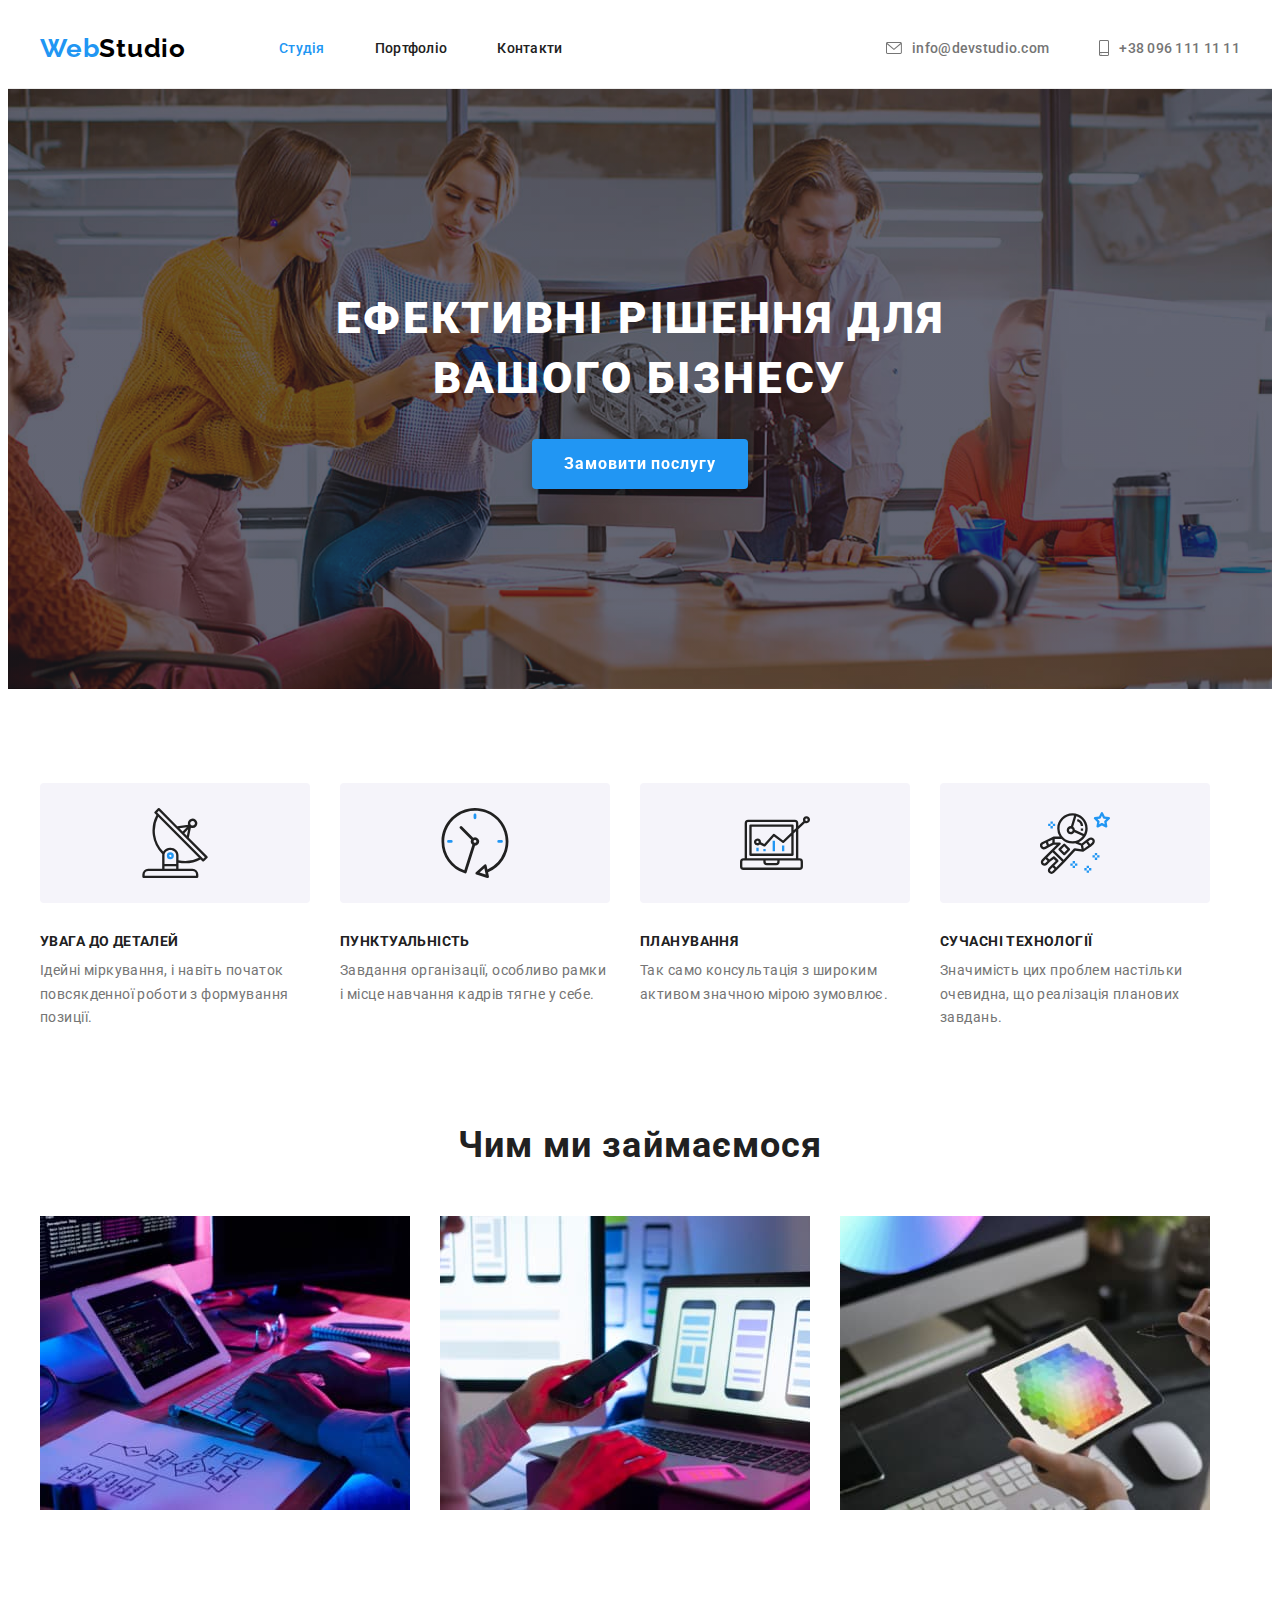
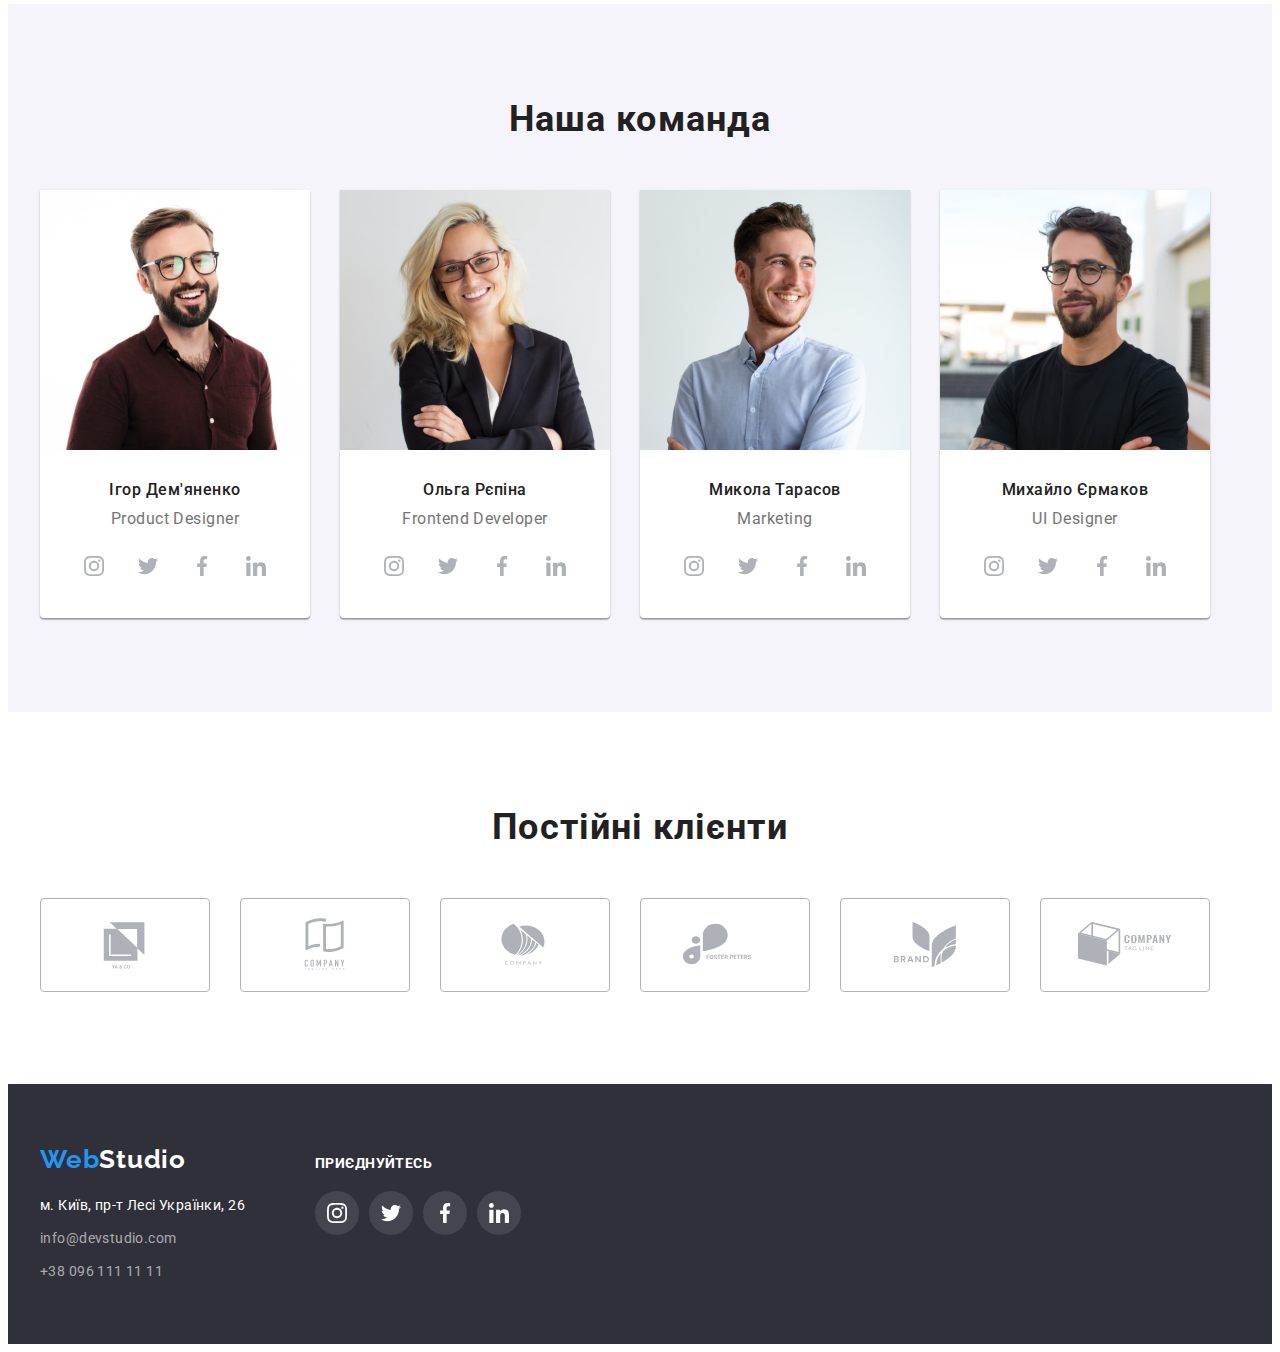
<file: index.html>
<!DOCTYPE html>
<html lang="uk">
  <head>
    <meta charset="UTF-8" />
    <meta name="viewport" content="width=device-width, initial-scale=1.0" />
    <link
      href="https://fonts.googleapis.com/css2?family=Raleway:wght@700&family=Roboto:wght@400;500;700;900&display=swap"
      rel="stylesheet"
    />
    <link
      rel="stylesheet"
      href="https://cdnjs.cloudflare.com/ajax/libs/modern-normalize/2.0.0/modern-normalize.min.css"
      integrity="sha512-4xo8blKMVCiXpTaLzQSLSw3KFOVPWhm/TRtuPVc4WG6kUgjH6J03IBuG7JZPkcWMxJ5huwaBpOpnwYElP/m6wg=="
      crossorigin="anonymous"
      referrerpolicy="no-referrer"
    />
    <link rel="stylesheet" href="./css/styles.css" />
    <title>WebStudio</title>
  </head>
  <body>
    <header class="header">
      <div class="container header-container">
        <a href="./index.html" class="header-logo logo link"
          >Web<span class="header-logo-dark">Studio</span></a
        >
        <nav class="navigation">
          <ul class="navigation-list list">
            <li class="navigation-list-item">
              <a class="navigation-list-link link active" href="./index.html"
                >Студія</a
              >
            </li>
            <li class="navigation-list-item">
              <a class="navigation-list-link link" href="./portfolio.html"
                >Портфоліо</a
              >
            </li>
            <li class="navigation-list-item">
              <a class="navigation-list-link link" href="#">Контакти</a>
            </li>
          </ul>
        </nav>
        <ul class="contacts-list list">
          <li class="contacts-list-item">
            <a class="contacts-list-link link" href="mailto:info@devstudio.com">
              <svg class="contacts-icon" width="16" height="12">
                <use href="./images/icons/sprite.svg#icon-mail"></use>
              </svg>
              info@devstudio.com</a
            >
          </li>
          <li class="contacts-list-item">
            <a class="contacts-list-link link" href="tel:+380961111111"
              ><svg class="contacts-icon" width="10" height="16">
                <use
                  href="./images/icons/sprite.svg#icon-smartphone"
                ></use></svg
              >+38 096 111 11 11</a
            >
          </li>
        </ul>
      </div>
    </header>
    <main>
      <section class="hero">
        <div class="container hero-container">
          <h1 class="hero-title title">Ефективні рішення для вашого бізнесу</h1>
          <button class="hero-btn btn" type="button">Замовити послугу</button>
        </div>
      </section>
      <section class="about section">
        <div class="container">
          <ul class="about-list list">
            <li class="about-list-item">
              <div class="icon-container">
                <svg class="about-icon" width="70" height="70">
                  <use href="./images/icons/sprite.svg#icon-antenna"></use>
                </svg>
              </div>
              <h3 class="about-list-item-title">УВАГА ДО ДЕТАЛЕЙ</h3>
              <p class="about-list-item-text">
                Ідейні міркування, і навіть початок повсякденної роботи з
                формування позиції.
              </p>
            </li>
            <li class="about-list-item">
              <div class="icon-container">
                <svg class="about-icon" width="70" height="70">
                  <use href="./images/icons/sprite.svg#icon-clock"></use>
                </svg>
              </div>
              <h3 class="about-list-item-title">ПУНКТУАЛЬНІСТЬ</h3>
              <p class="about-list-item-text">
                Завдання організації, особливо рамки і місце навчання кадрів
                тягне у себе.
              </p>
            </li>
            <li class="about-list-item">
              <div class="icon-container">
                <svg class="about-icon" width="70" height="70">
                  <use href="./images/icons/sprite.svg#icon-diagram"></use>
                </svg>
              </div>
              <h3 class="about-list-item-title">ПЛАНУВАННЯ</h3>
              <p class="about-list-item-text">
                Так само консультація з широким активом значною мірою зумовлює.
              </p>
            </li>
            <li class="about-list-item">
              <div class="icon-container">
                <svg class="about-icon" width="70" height="70">
                  <use href="./images/icons/sprite.svg#icon-astronaut"></use>
                </svg>
              </div>
              <h3 class="about-list-item-title">СУЧАСНІ ТЕХНОЛОГІЇ</h3>
              <p class="about-list-item-text">
                Значимість цих проблем настільки очевидна, що реалізація
                планових завдань.
              </p>
            </li>
          </ul>
        </div>
      </section>
      <section class="specialization section">
        <div class="container">
          <h2 class="specialization-title title">Чим ми займаємося</h2>
          <ul class="specialization-list list">
            <li class="specialization-list-item">
              <img
                src="./images/whatwedo1.jpg"
                alt="Hands on the keyboard"
                width="370"
                height="294"
              />
            </li>
            <li class="specialization-list-item">
              <img
                src="./images/whatwedo2.jpg"
                alt="Phone in a hand"
                width="370"
                height="294"
              />
            </li>
            <li class="specialization-list-item">
              <img
                src="./images/whatwedo3.jpg"
                alt="Tablet in a hand"
                width="370"
                height="294"
              />
            </li>
          </ul>
        </div>
      </section>
      <section class="team section">
        <div class="container">
          <h2 class="team-title title">Наша команда</h2>
          <ul class="team-list list">
            <li class="team-list-item">
              <img
                src="./images/team1.jpg"
                alt="Man"
                width="270"
                height="260"
              />
              <div class="team-info">
                <h3 class="team-list-item-title">Ігор Дем'яненко</h3>
                <p class="team-list-item-text">Product Designer</p>
                <ul class="social-list list">
                  <li>
                    <a
                      class="social-link"
                      href=""
                      target="_blank"
                      aria-label="іконка Інстаграм"
                    >
                      <svg class="social-icon" width="20" height="20">
                        <use
                          href="./images/icons/sprite.svg#icon-instagram"
                        ></use>
                      </svg>
                    </a>
                  </li>
                  <li>
                    <a
                      class="social-link"
                      href=""
                      target="_blank"
                      aria-label="іконка Твіттер"
                    >
                      <svg class="social-icon" width="20" height="20">
                        <use
                          href="./images/icons/sprite.svg#icon-twitter"
                        ></use>
                      </svg>
                    </a>
                  </li>
                  <li>
                    <a
                      class="social-link"
                      href=""
                      target="_blank"
                      aria-label="іконка Фейсбук"
                    >
                      <svg class="social-icon" width="20" height="20">
                        <use
                          href="./images/icons/sprite.svg#icon-facebook"
                        ></use></svg
                    ></a>
                  </li>
                  <li>
                    <a
                      class="social-link"
                      href=""
                      target="_blank"
                      aria-label="іконка Лінкедін"
                    >
                      <svg class="social-icon" width="20" height="20">
                        <use
                          href="./images/icons/sprite.svg#icon-linkedin"
                        ></use></svg
                    ></a>
                  </li>
                </ul>
              </div>
            </li>
            <li class="team-list-item">
              <img
                src="./images/team2.jpg"
                alt="Man"
                width="270"
                height="260"
              />
              <div class="team-info">
                <h3 class="team-list-item-title">Ольга Рєпіна</h3>
                <p class="team-list-item-text">Frontend Developer</p>
                <ul class="social-list list">
                  <li>
                    <a
                      class="social-link"
                      href=""
                      target="_blank"
                      aria-label="іконка Інстаграм"
                    >
                      <svg class="social-icon" width="20" height="20">
                        <use
                          href="./images/icons/sprite.svg#icon-instagram"
                        ></use>
                      </svg>
                    </a>
                  </li>
                  <li>
                    <a
                      class="social-link"
                      href=""
                      target="_blank"
                      aria-label="іконка Твіттер"
                    >
                      <svg class="social-icon" width="20" height="20">
                        <use
                          href="./images/icons/sprite.svg#icon-twitter"
                        ></use>
                      </svg>
                    </a>
                  </li>
                  <li>
                    <a
                      class="social-link"
                      href=""
                      target="_blank"
                      aria-label="іконка Фейсбук"
                    >
                      <svg class="social-icon" width="20" height="20">
                        <use
                          href="./images/icons/sprite.svg#icon-facebook"
                        ></use></svg
                    ></a>
                  </li>
                  <li>
                    <a
                      class="social-link"
                      href=""
                      target="_blank"
                      aria-label="іконка Лінкедін"
                    >
                      <svg class="social-icon" width="20" height="20">
                        <use
                          href="./images/icons/sprite.svg#icon-linkedin"
                        ></use></svg
                    ></a>
                  </li>
                </ul>
              </div>
            </li>
            <li class="team-list-item">
              <img
                src="./images/team3.jpg"
                alt="Man"
                width="270"
                height="260"
              />
              <div class="team-info">
                <h3 class="team-list-item-title">Микола Тарасов</h3>
                <p class="team-list-item-text">Marketing</p>
                <ul class="social-list list">
                  <li>
                    <a
                      class="social-link"
                      href=""
                      target="_blank"
                      aria-label="іконка Інстаграм"
                    >
                      <svg class="social-icon" width="20" height="20">
                        <use
                          href="./images/icons/sprite.svg#icon-instagram"
                        ></use>
                      </svg>
                    </a>
                  </li>
                  <li>
                    <a
                      class="social-link"
                      href=""
                      target="_blank"
                      aria-label="іконка Твіттер"
                    >
                      <svg class="social-icon" width="20" height="20">
                        <use
                          href="./images/icons/sprite.svg#icon-twitter"
                        ></use>
                      </svg>
                    </a>
                  </li>
                  <li>
                    <a
                      class="social-link"
                      href=""
                      target="_blank"
                      aria-label="іконка Фейсбук"
                    >
                      <svg class="social-icon" width="20" height="20">
                        <use
                          href="./images/icons/sprite.svg#icon-facebook"
                        ></use></svg
                    ></a>
                  </li>
                  <li>
                    <a
                      class="social-link"
                      href=""
                      target="_blank"
                      aria-label="іконка Лінкедін"
                    >
                      <svg class="social-icon" width="20" height="20">
                        <use
                          href="./images/icons/sprite.svg#icon-linkedin"
                        ></use></svg
                    ></a>
                  </li>
                </ul>
              </div>
            </li>
            <li class="team-list-item">
              <img
                src="./images/team4.jpg"
                alt="Man"
                width="270"
                height="260"
              />
              <div class="team-info">
                <h3 class="team-list-item-title">Михайло Єрмаков</h3>
                <p class="team-list-item-text">UI Designer</p>
                <ul class="social-list list">
                  <li>
                    <a
                      class="social-link"
                      href=""
                      target="_blank"
                      aria-label="іконка Інстаграм"
                    >
                      <svg class="social-icon" width="20" height="20">
                        <use
                          href="./images/icons/sprite.svg#icon-instagram"
                        ></use>
                      </svg>
                    </a>
                  </li>
                  <li>
                    <a
                      class="social-link"
                      href=""
                      target="_blank"
                      aria-label="іконка Твіттер"
                    >
                      <svg class="social-icon" width="20" height="20">
                        <use
                          href="./images/icons/sprite.svg#icon-twitter"
                        ></use>
                      </svg>
                    </a>
                  </li>
                  <li>
                    <a
                      class="social-link"
                      href=""
                      target="_blank"
                      aria-label="іконка Фейсбук"
                    >
                      <svg class="social-icon" width="20" height="20">
                        <use
                          href="./images/icons/sprite.svg#icon-facebook"
                        ></use></svg
                    ></a>
                  </li>
                  <li>
                    <a
                      class="social-link"
                      href=""
                      target="_blank"
                      aria-label="іконка Лінкедін"
                    >
                      <svg class="social-icon" width="20" height="20">
                        <use
                          href="./images/icons/sprite.svg#icon-linkedin"
                        ></use></svg
                    ></a>
                  </li>
                </ul>
              </div>
            </li>
          </ul>
        </div>
      </section>
      <section class="clients section">
        <div class="container">
          <h2 class="clients-title title">Постійні клієнти</h2>
          <ul class="clients-list list">
            <li class="clients-list-item">
              <a href="" class="clients-list-link link"
                ><svg class="clients-icon" width="106" height="60">
                  <use
                    href="./images/icons/sprite.svg#icon-partner1"
                  ></use></svg
              ></a>
            </li>
            <li class="clients-list-item">
              <a href="" class="clients-list-link link"
                ><svg class="clients-icon" width="106" height="60">
                  <use
                    href="./images/icons/sprite.svg#icon-partner2"
                  ></use></svg
              ></a>
            </li>
            <li class="clients-list-item">
              <a href="" class="clients-list-link link"
                ><svg class="clients-icon" width="106" height="60">
                  <use
                    href="./images/icons/sprite.svg#icon-partner3"
                  ></use></svg
              ></a>
            </li>
            <li class="clients-list-item">
              <a href="" class="clients-list-link link"
                ><svg class="clients-icon" width="106" height="60">
                  <use
                    href="./images/icons/sprite.svg#icon-partner4"
                  ></use></svg
              ></a>
            </li>
            <li class="clients-list-item">
              <a href="" class="clients-list-link link">
                <svg class="clients-icon" width="106" height="60">
                  <use
                    href="./images/icons/sprite.svg#icon-partner5"
                  ></use></svg
              ></a>
            </li>
            <li class="clients-list-item">
              <a href="" class="clients-list-link link"
                ><svg class="clients-icon" width="106" height="60">
                  <use
                    href="./images/icons/sprite.svg#icon-partner6"
                  ></use></svg
              ></a>
            </li>
          </ul>
        </div>
      </section>
    </main>
    <footer class="footer">
      <div class="container footer-container">
        <div class="address-container">
          <a href="./index.html" class="footer-logo logo link"
            >Web<span class="footer-logo-white">Studio</span></a
          >
          <address class="address">
            <p class="footer-address">м. Київ, пр-т Лесі Українки, 26</p>
            <ul class="footer-list list">
              <li class="footer-list-item">
                <a
                  class="footer-list-item-link link"
                  href="mailto:info@devstudio.com"
                  >info@devstudio.com</a
                >
              </li>
              <li class="footer-list-item">
                <a class="footer-list-item-link link" href="tel:+380961111111"
                  >+38 096 111 11 11</a
                >
              </li>
            </ul>
          </address>
        </div>
        <div class="join-container">
          <p class="join-text">приєднуйтесь</p>
          <ul class="social-list list">
            <li>
              <a href="" class="social-link social-link-gray link"
                ><svg
                  class="social-icon social-icon-white"
                  width="20"
                  height="20"
                >
                  <use
                    href="./images/icons/sprite.svg#icon-instagram"
                  ></use></svg
              ></a>
            </li>
            <li>
              <a href="" class="social-link social-link-gray link"
                ><svg
                  class="social-icon social-icon-white"
                  width="20"
                  height="20"
                >
                  <use href="./images/icons/sprite.svg#icon-twitter"></use></svg
              ></a>
            </li>
            <li>
              <a href="" class="social-link social-link-gray link"
                ><svg
                  class="social-icon social-icon-white"
                  width="20"
                  height="20"
                >
                  <use
                    href="./images/icons/sprite.svg#icon-facebook"
                  ></use></svg
              ></a>
            </li>
            <li>
              <a href="" class="social-link social-link-gray link"
                ><svg
                  class="social-icon social-icon-white"
                  width="20"
                  height="20"
                >
                  <use
                    href="./images/icons/sprite.svg#icon-linkedin"
                  ></use></svg
              ></a>
            </li>
          </ul>
        </div>
      </div>
    </footer>
  </body>
</html>
</file>
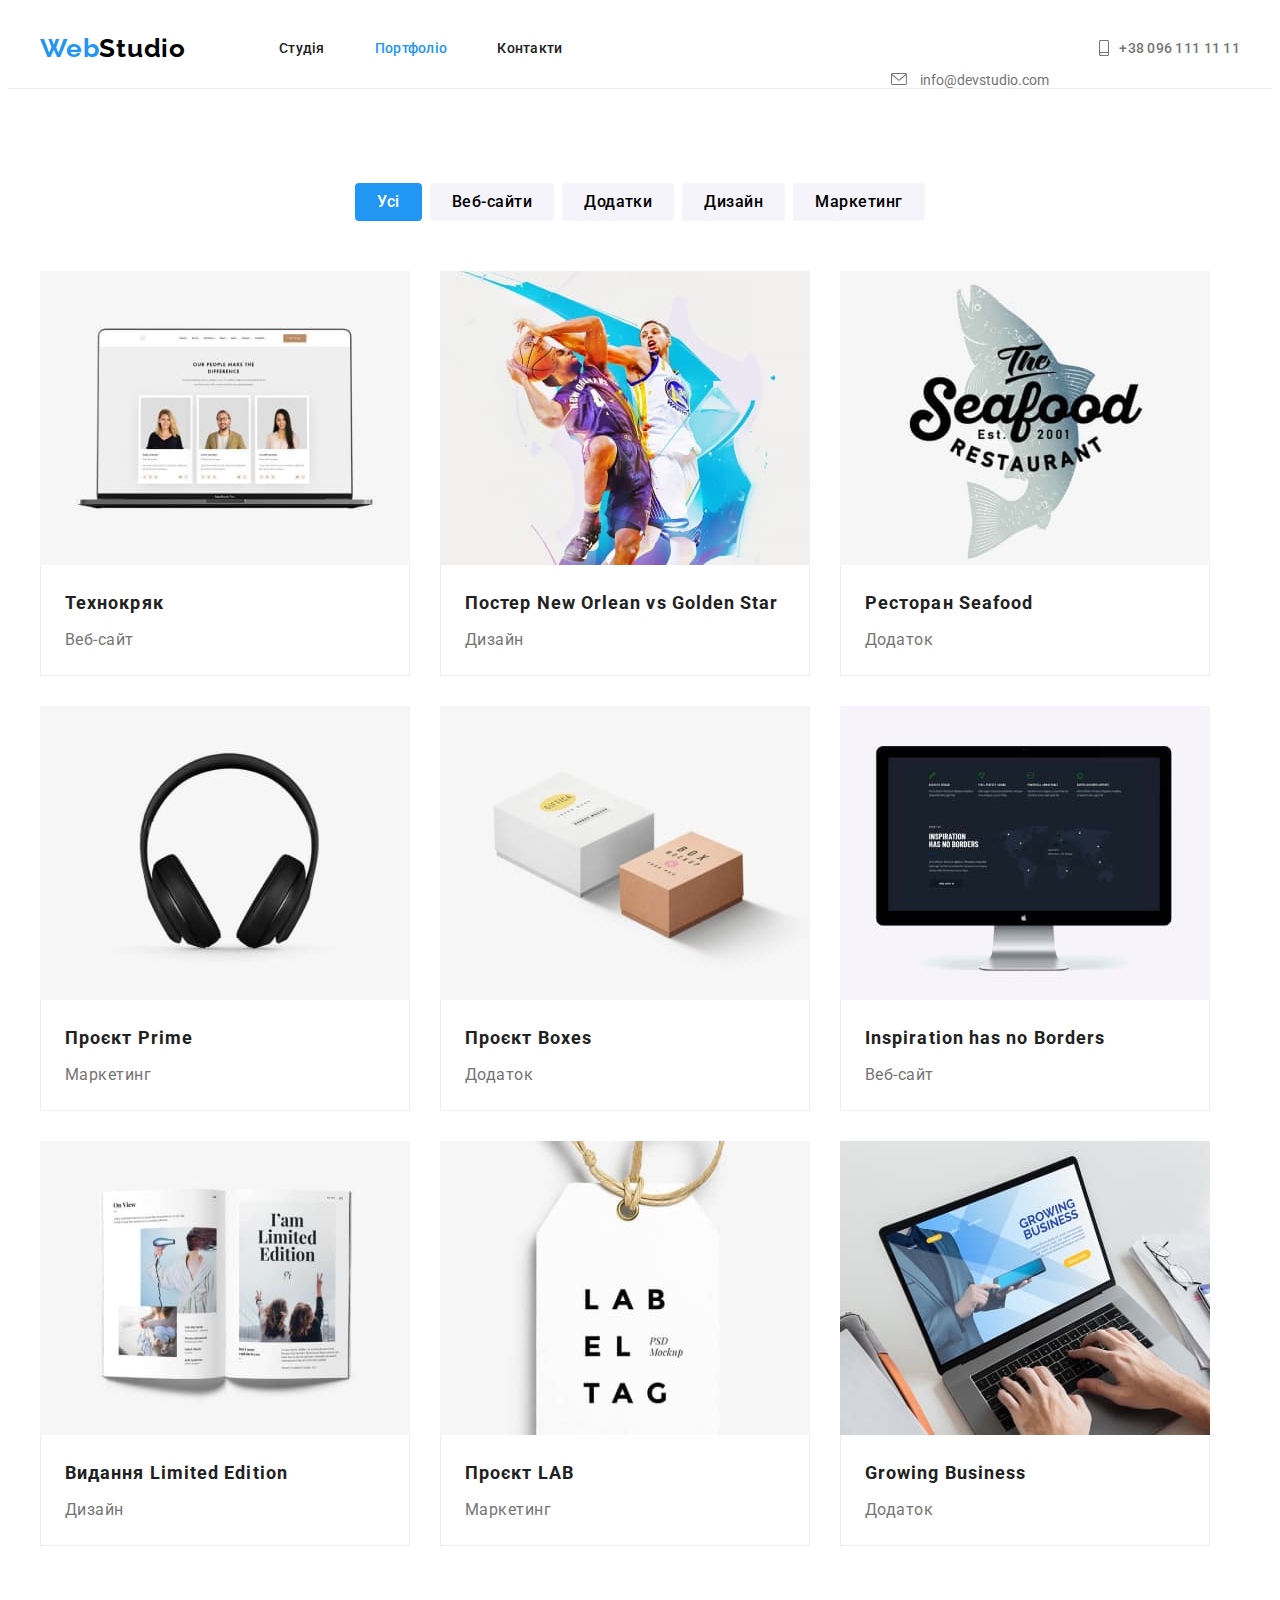
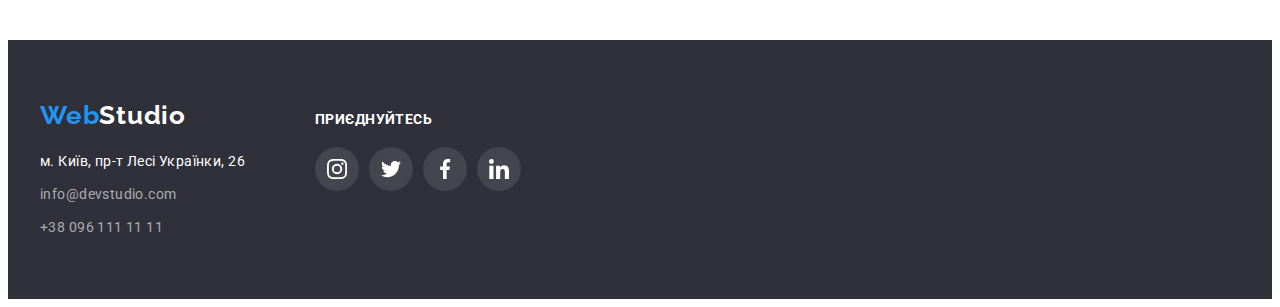
<file: portfolio.html>
<!DOCTYPE html>
<html lang="uk">
  <head>
    <meta charset="UTF-8" />
    <meta name="viewport" content="width=device-width, initial-scale=1.0" />
    <link
      href="https://fonts.googleapis.com/css2?family=Raleway:wght@700&family=Roboto:wght@400;500;700;900&display=swap"
      rel="stylesheet"
    />
    <link
      rel="stylesheet"
      href="https://cdnjs.cloudflare.com/ajax/libs/modern-normalize/2.0.0/modern-normalize.min.css"
      integrity="sha512-4xo8blKMVCiXpTaLzQSLSw3KFOVPWhm/TRtuPVc4WG6kUgjH6J03IBuG7JZPkcWMxJ5huwaBpOpnwYElP/m6wg=="
      crossorigin="anonymous"
      referrerpolicy="no-referrer"
    />
    <link rel="stylesheet" href="./css/styles.css" />
    <title>Портфоліо</title>
  </head>
  <body>
    <header class="header">
      <div class="container header-container">
        <a href="./index.html" class="header-logo logo link"
          >Web<span class="header-logo-dark">Studio</span></a
        >
        <nav class="navigation">
          <ul class="navigation-list list">
            <li class="navigation-list-item">
              <a class="navigation-list-link link" href="./index.html"
                >Студія</a
              >
            </li>
            <li class="navigation-list-item">
              <a
                class="navigation-list-link link active"
                href="./portfolio.html"
                >Портфоліо</a
              >
            </li>
            <li class="navigation-list-item">
              <a class="navigation-list-link link" href="#">Контакти</a>
            </li>
          </ul>
        </nav>
        <ul class="contacts-list list">
          <li class="contacts-list-item">
            <a class="contacts-list-link link" href="mailto:info@devstudio.com"></a>
              <svg class="contacts-icon" width="16" height="12">
                <use href="./images/icons/sprite.svg#icon-mail"></use>
              </svg>
              info@devstudio.com</a
            >
          </li>
          <li class="contacts-list-item">
            <a class="contacts-list-link link" href="tel:+380961111111"
              ><svg class="contacts-icon" width="10" height="16">
                <use
                  href="./images/icons/sprite.svg#icon-smartphone"
                ></use></svg
              >+38 096 111 11 11</a
            >
          </li>
        </ul>
      </div>
    </header>
    <main>
      <section class="projects section">
        <div class="container">
          <ul class="projects-list list">
            <li class="projects-list-item">
              <button class="projects-btn btn active" type="button">Усі</button>
            </li>
            <li class="projects-list-item">
              <button class="projects-btn btn" type="button">Веб-сайти</button>
            </li>
            <li class="projects-list-item">
              <button class="projects-btn btn" type="button">Додатки</button>
            </li>
            <li class="projects-list-item">
              <button class="projects-btn btn" type="button">Дизайн</button>
            </li>
            <li class="projects-list-item">
              <button class="projects-btn btn" type="button">Маркетинг</button>
            </li>
          </ul>
          <ul class="projects-type-list list">
            <li class="projects-type-list-item">
              <a class="projects-type-list-link link" href="">
                <img
                  src="./images/portfolio/portfolio-img1.jpg"
                  alt="Laptop"
                  width="370"
                  height="294"
                />
                <div class="projects-info">
                  <h3 class="projects-type-list-title">Технокряк</h3>
                  <p class="projects-type-list-text">Веб-сайт</p>
                </div>
              </a>
            </li>
            <li class="projects-type-list-item">
              <a class="projects-type-list-link link" href="">
                <img
                  src="./images/portfolio/portfolio-img2.jpg"
                  alt="Basketball players"
                  width="370"
                  height="294"
                />
                <div class="projects-info">
                  <h3 class="projects-type-list-title">
                    Постер New Orlean vs Golden Star
                  </h3>
                  <p class="projects-type-list-text">Дизайн</p>
                </div>
              </a>
            </li>
            <li class="projects-type-list-item">
              <a class="projects-type-list-link link" href=""
                ><img
                  src="./images/portfolio/portfolio-img3.jpg"
                  alt="Logo restaurant"
                  width="370"
                  height="294"
                />
                <div class="projects-info">
                  <h3 class="projects-type-list-title">Ресторан Seafood</h3>
                  <p class="projects-type-list-text">Додаток</p>
                </div>
              </a>
            </li>
            <li class="projects-type-list-item">
              <a class="projects-type-list-link link" href=""
                ><img
                  src="./images/portfolio/portfolio-img4.jpg"
                  alt="Headphone"
                  width="370"
                  height="294"
                />
                <div class="projects-info">
                  <h3 class="projects-type-list-title">Проєкт Prime</h3>
                  <p class="projects-type-list-text">Маркетинг</p>
                </div>
              </a>
            </li>
            <li class="projects-type-list-item">
              <a class="projects-type-list-link link" href=""
                ><img
                  src="./images/portfolio/portfolio-img5.jpg"
                  alt="Boxes"
                  width="370"
                  height="294"
                />
                <div class="projects-info">
                  <h3 class="projects-type-list-title">Проєкт Boxes</h3>
                  <p class="projects-type-list-text">Додаток</p>
                </div>
              </a>
            </li>
            <li class="projects-type-list-item">
              <a class="projects-type-list-link link" href="">
                <img
                  src="./images/portfolio/portfolio-img6.jpg"
                  alt="Monitor"
                  width="370"
                  height="294"
                />
                <div class="projects-info">
                  <h3 class="projects-type-list-title">
                    Inspiration has no Borders
                  </h3>
                  <p class="projects-type-list-text">Веб-сайт</p>
                </div>
              </a>
            </li>
            <li class="projects-type-list-item">
              <a class="projects-type-list-link link" href=""
                ><img
                  src="./images/portfolio/portfolio-img7.jpg"
                  alt="Magazine"
                  width="370"
                  height="294"
                />
                <div class="projects-info">
                  <h3 class="projects-type-list-title">
                    Видання Limited Edition
                  </h3>
                  <p class="projects-type-list-text">Дизайн</p>
                </div>
              </a>
            </li>
            <li class="projects-type-list-item">
              <a class="projects-type-list-link link" href=""
                ><img
                  src="./images/portfolio/portfolio-img8.jpg"
                  alt="Logo labeltag"
                  width="370"
                  height="294"
                />
                <div class="projects-info">
                  <h3 class="projects-type-list-title">Проєкт LAB</h3>
                  <p class="projects-type-list-text">Маркетинг</p>
                </div>
              </a>
            </li>
            <li class="projects-type-list-item">
              <a class="projects-type-list-link link" href=""
                ><img
                  src="./images/portfolio/portfolio-img9.jpg"
                  alt="Hands on laptop"
                  width="370"
                  height="294"
                />
                <div class="projects-info">
                  <h3 class="projects-type-list-title">Growing Business</h3>
                  <p class="projects-type-list-text">Додаток</p>
                </div>
              </a>
            </li>
          </ul>
        </div>
      </section>
    </main>
    <footer class="footer">
      <div class="container footer-container">
        <div class="address-container">
          <a href="./index.html" class="footer-logo logo link"
            >Web<span class="footer-logo-white">Studio</span></a
          >
          <address class="address">
            <p class="footer-address">м. Київ, пр-т Лесі Українки, 26</p>
            <ul class="footer-list list">
              <li class="footer-list-item">
                <a
                  class="footer-list-item-link link"
                  href="mailto:info@devstudio.com"
                  >info@devstudio.com</a
                >
              </li>
              <li class="footer-list-item">
                <a class="footer-list-item-link link" href="tel:+380961111111"
                  >+38 096 111 11 11</a
                >
              </li>
            </ul>
          </address>
        </div>
        <div class="join-container">
          <p class="join-text">приєднуйтесь</p>
          <ul class="social-list list">
            <li>
              <a href="" class="social-link social-link-gray link"
                ><svg
                  class="social-icon social-icon-white"
                  width="20"
                  height="20"
                >
                  <use
                    href="./images/icons/sprite.svg#icon-instagram"
                  ></use></svg
              ></a>
            </li>
            <li>
              <a href="" class="social-link social-link-gray link"
                ><svg
                  class="social-icon social-icon-white"
                  width="20"
                  height="20"
                >
                  <use href="./images/icons/sprite.svg#icon-twitter"></use></svg
              ></a>
            </li>
            <li>
              <a href="" class="social-link social-link-gray link"
                ><svg
                  class="social-icon social-icon-white"
                  width="20"
                  height="20"
                >
                  <use
                    href="./images/icons/sprite.svg#icon-facebook"
                  ></use></svg
              ></a>
            </li>
            <li>
              <a href="" class="social-link social-link-gray link"
                ><svg
                  class="social-icon social-icon-white"
                  width="20"
                  height="20"
                >
                  <use
                    href="./images/icons/sprite.svg#icon-linkedin"
                  ></use></svg
              ></a>
            </li>
          </ul>
        </div>
      </div>
    </footer>
  </body>
</html>
</file>
<file: css/styles.css>
:root {
  /* Шрифти */
  --main-font: Roboto, sans-serif;
  --secondary-font: Raleway;
  /* Кольори */
  --title-cl: #212121;
  --txt-cl: #757575;
  --accent-cl: #2196f3;
  --bg-cl: #2f303a;
}
/* Загальні стилі */
body {
  font-family: var(--main-font);
  color: var(--txt-cl);
  font-size: 14px;
}

h1,
h2,
h3,
h4,
h5,
h5,
p {
  margin: 0;
}

img {
  display: block;
}

ul,
ol {
  padding: 0;
  margin: 0;
}

.container {
  width: 1200px;
  padding-left: 15px;
  padding-right: 15px;
  margin: 0 auto;
}

.list {
  list-style: none;
}

.link {
  text-decoration: none;
  display: block;
}

.logo {
  color: var(--accent-cl);
  font-family: Raleway;
  font-size: 26px;
  font-weight: 700;
  letter-spacing: 0.78px;
}

.btn {
  border: none;
  font-family: inherit;
  cursor: pointer;
}

.title {
  color: var(--title-cl);
  font-size: 36px;
  font-weight: 700;
  letter-spacing: 1.08px;
  text-align: center;
}

.section {
  padding-top: 94px;
  padding-bottom: 94px;
}

/* Хедер */

.header {
  border-bottom: 1px solid #ececec;
}

.header-logo {
  margin-right: 93px;
}

.header-container {
  display: flex;
  align-items: center;
}

.header-logo-dark {
  color: #000;
}

.navigation-list {
  display: flex;
}

.navigation-list-item {
  margin-right: 50px;
}

.navigation-list-item:last-child {
  margin: 0;
}

.navigation-list-link {
  color: var(--title-cl);
  font-weight: 500;
  letter-spacing: 0.28px;
  transition: all 0.3s;
  padding-top: 32px;
  padding-bottom: 32px;
}

.navigation-list-link.active {
  color: var(--accent-cl);
}

.navigation-list-link:hover,
.navigation-list-link:focus {
  color: var(--accent-cl);
}

.contacts-list {
  margin-left: auto;
  display: flex;
}

.contacts-list-item {
  margin-right: 50px;
}

.contacts-list-item:last-child {
  margin-right: 0;
}

.contacts-list-link {
  color: var(--txt-cl);
  font-weight: 500;
  letter-spacing: 0.28px;
  transition: all 0.3s;
  padding-top: 32px;
  padding-bottom: 32px;
  display: flex;
  align-items: center;
}

.contacts-list-link:hover,
.contacts-list-link:focus {
  color: var(--accent-cl);
}

.contacts-icon {
  margin-right: 10px;
  fill: currentColor;
}

/* Головні секція */

.hero {
  background-color: var(--bg-cl);
  padding-top: 200px;
  padding-bottom: 200px;
  background-image: linear-gradient(to bottom,rgba(47, 48, 58, 0.4), rgba(47, 48, 58, 0.4)),url(../images/hero/hero-bg.png);
  background-repeat: no-repeat;
  background-position: center;
  background-size: cover;
  max-width: 1600px;
  margin: 0 auto;
}

.hero-container {
  padding: 0;
}

.hero-title {
  color: #fff;
  font-size: 44px;
  font-weight: 900;
  line-height: 1.36;
  letter-spacing: 2.64px;
  text-transform: uppercase;
  margin-bottom: 30px;
  margin-left: auto;
  margin-right: auto;
  width: 694px;
}

.hero-btn {
  background-color: var(--accent-cl);
  filter: drop-shadow(0px 4px 4px rgba(0, 0, 0, 0.25));
  color: #fff;
  display: block;
  font-size: 16px;
  font-weight: 700;
  line-height: 1.87;
  letter-spacing: 0.96px;
  border-radius: 4px;
  transition: all 0.3s;
  padding: 10px 32px;
  min-width: 216px;
  max-width: 250px;
  margin-left: auto;
  margin-right: auto;
}

.hero-btn:hover,
.hero-btn:focus {
  background-color: #158bec;
  color: #fff;
}

/* Секція про нас */

.about.section {
  padding-bottom: 0;
}

.about-list {
  display: flex;
}

.about-list-item {
  margin-right: 30px;
  width: 270px;
}

.about-list-item:last-child {
  margin-right: 0;
}

.about-list-item-title {
  color: var(--title-cl);
  font-weight: 700;
  font-size: 14px;
  letter-spacing: 0.42px;
  text-transform: uppercase;
  margin-bottom: 10px;
}

.about-list-item-text {
  line-height: 1.71;
  letter-spacing: 0.42px;
}

.icon-container {
  display: flex;
  justify-content: center;
  align-items: center;
  height: 120px;
  margin-bottom: 30px;
  background-color: #f5f4fa;
  border-radius: 4px;
}

/* Секція спеціалізація */

.specialization-title {
  margin-bottom: 50px;
}

.specialization-list {
  display: flex;
  gap: 30px;
}

/* Секція команда */

.team {
  background-color: #f5f4fa;
}

.team-title {
  margin-bottom: 50px;
}

.team-list {
  display: flex;
  gap: 30px;
}

.team-list-item {
  background-color: #fff;
  box-shadow: 0px 2px 1px 0px rgba(0, 0, 0, 0.2),
    0px 1px 1px 0px rgba(0, 0, 0, 0.14), 0px 1px 3px 0px rgba(0, 0, 0, 0.12);
  border-radius: 0px 0px 4px 4px;
}

.team-info {
  padding-top: 30px;
  padding-bottom: 30px;
}

.team-list-item-title {
  color: var(--title-cl);
  font-size: 16px;
  font-weight: 500;
  letter-spacing: 0.48px;
  text-align: center;
  margin-bottom: 10px;
}

.team-list-item-text {
  font-size: 16px;
  letter-spacing: 0.48px;
  margin-bottom: 16px;
  text-align: center;
}

.social-list {
  display: flex;
  justify-content: center;
  align-items: center;
  gap: 10px;
}

.social-link {
  display: flex;
  align-items: center;
  justify-content: center;
  width: 44px;
  height: 44px;
  background-color: #fff;
  border-radius: 50%;
  color: #afb1b8;
  transition: all 0.3s;
}

.social-link:hover,
.social-link:focus {
  background-color: var(--accent-cl);
}

.social-icon {
  fill: currentColor;
  transition: all 0.3s;
}

.social-link:hover .social-icon,
.social-link:focus .social-icon {
  fill: #fff;
}

/* Секція постійні клієнти */

.clients-title {
  margin-bottom: 50px;
}

.clients-list {
  display: flex;
  align-items: center;
  gap: 30px;
}

.clients-list-item {
  width: 170px;
  height: 92px;
  color: #AFB1B8;
}

.clients-icon {
  fill: currentColor;
  transition: all 0.3s;
}

.clients-list-link {
  display: flex;
  justify-content: center;
  align-items: center;
  height: 100%;
  color: #AFB1B8;
  border-radius: 4px;
  border: 1px solid #AFB1B8;
}

.clients-list-link:hover .clients-icon,
.clients-list-link:focus .clients-icon {
  fill: var(--accent-cl);
}

/* Футера */

.footer {
  background-color: var(--bg-cl);
  padding-top: 60px;
  padding-bottom: 60px;
}

.footer-logo {
  margin-bottom: 20px;
}

.footer-logo {
  font-style: normal;
}

.footer-logo-white {
  color: #fff;
}

.address {
  margin-right: 70px;
}

.footer-address {
  font-style: normal;
  color: #fff;
  line-height: 1.71;
  letter-spacing: 0.42px;
  margin-bottom: 9px;
}

.footer-list-item {
  margin-bottom: 9px;
}

.footer-list-item:last-child {
  margin-bottom: 0;
}

.footer-list-item-link {
  color: rgba(255, 255, 255, 0.6);
  font-style: normal;
  line-height: 1.71;
  letter-spacing: 0.42px;
  transition: all 0.3s;
}

.footer-list-item-link:hover,
.footer-list-item-link:focus {
  color: var(--accent-cl);
}

.footer-container {
  display: flex;
  align-items: baseline;
}

.join-text {
  color: #FFF;
font-size: 14px;
font-weight: 700;
letter-spacing: 0.42px;
text-transform: uppercase;
margin-bottom: 20px;
}

.social-link-gray {
  color: #fff;
  background-color: rgba(255, 255, 255, 0.10);
}

/* 
Стилі портфоліо
*/

/* Проєкти */

.projects-list {
  display: flex;
  justify-content: center;
  margin-bottom: 50px;
}

.projects-list-item {
  margin-right: 8px;
}

.projects-list-item:last-child {
  margin-right: 0;
}

.projects-btn.active {
  background-color: var(--accent-cl);
  color: #fff;
}

.projects-btn {
  font-size: 16px;
  background-color: #f5f4fa;
  font-weight: 500;
  line-height: 1.62;
  padding: 6px 22px;
  border-radius: 4px;
  letter-spacing: 0.48px;
  transition: all 0.3s;
}

.projects-btn:hover,
.projects-btn:focus {
  color: #fff;
  background-color: var(--accent-cl);
  box-shadow: 0px 2px 2px 0px rgba(0, 0, 0, 0.12), 0px 1px 2px 0px rgba(0, 0, 0, 0.08), 0px 3px 1px 0px rgba(0, 0, 0, 0.10);
}

.projects-type-list {
  display: flex;
  align-items: flex-end;
  flex-wrap: wrap;
  gap: 30px;
}

.projects-type-list-link {
  transition: all 0.3s;
}

.projects-type-list-link:hover,
.projects-type-list-link:focus {
  box-shadow: 1px 4px 6px 0px rgba(0, 0, 0, 0.16), 0px 4px 4px 0px rgba(0, 0, 0, 0.06), 0px 1px 1px 0px rgba(0, 0, 0, 0.12);
}

.projects-info {
  padding-top: 20px;
  padding-right: 24px;
  padding-bottom: 20px;
  padding-left: 24px;
  border-right: 1px solid #eee;
  border-bottom: 1px solid #eee;
  border-left: 1px solid #eee;
}

.projects-type-list-title {
  margin-bottom: 4px;
}

.projects-type-list-item {
  background: #fff;
}

.projects-type-list-title {
  color: var(--title-cl);
  font-size: 18px;
  font-weight: 700;
  line-height: 2;
  letter-spacing: 1.08px;
}

.projects-type-list-text {
  color: var(--txt-cl);
  font-size: 16px;
  line-height: 1.87;
  letter-spacing: 0.48px;
}
</file>
